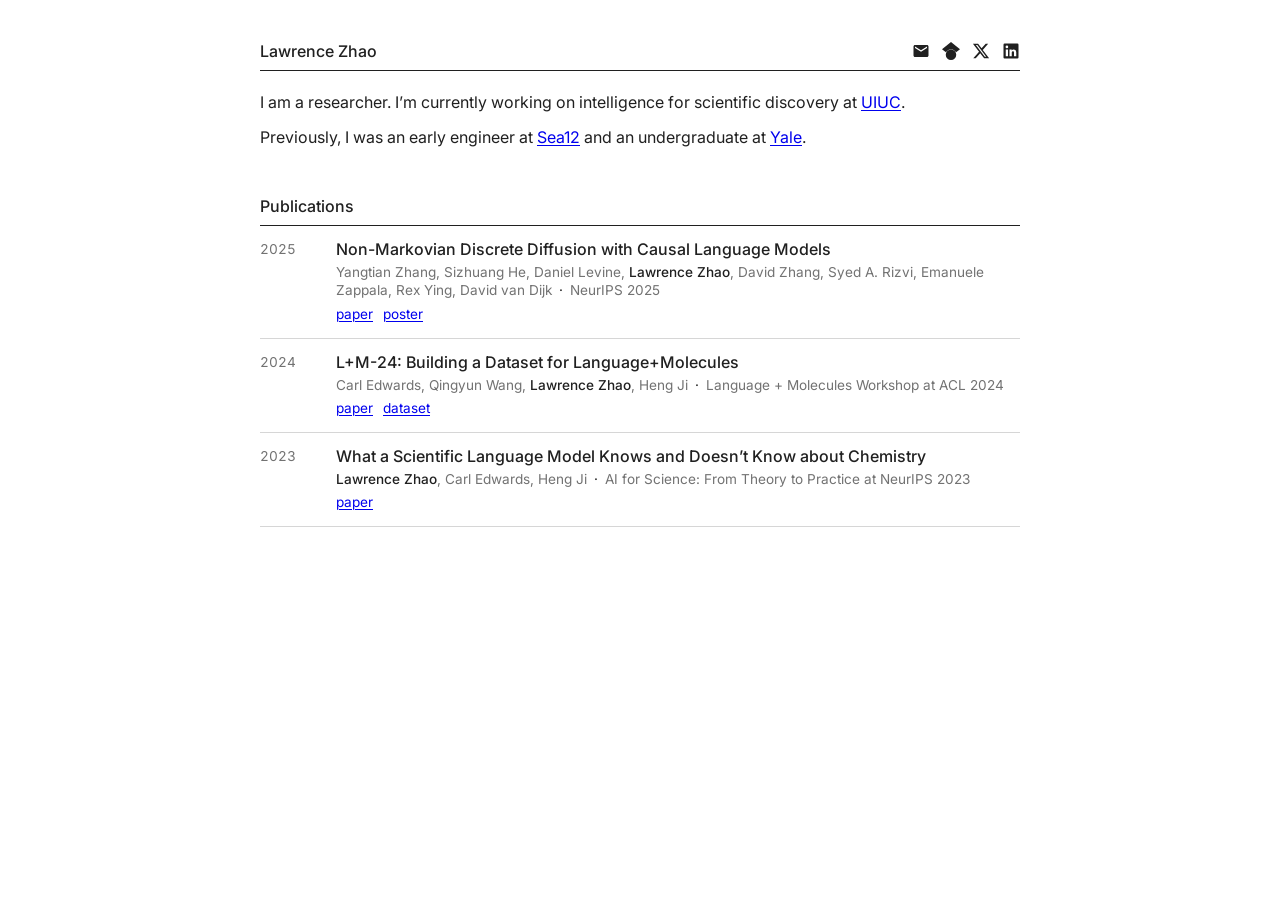
<file: index.html>
<!DOCTYPE html>
<html lang="en">
<head>
  <meta charset="UTF-8">
  <meta name="viewport" content="width=device-width, initial-scale=1.0">
  <title>Lawrence Zhao</title>
  <link rel="preconnect" href="https://fonts.googleapis.com">
  <link rel="preconnect" href="https://fonts.gstatic.com" crossorigin>
  <link rel="stylesheet" href="https://fonts.googleapis.com/css2?family=Inter:wght@400;500&display=swap">
  <link rel="stylesheet" href="styles.css">
</head>
<body>
  <div class="overall-container">
  <div class="container" id="projects">
    <nav id="navbar">
      <h4>Lawrence Zhao</h4>

  <div class="social-links">
    <!-- Email -->
    <a href="mailto:larry.zhao@yale.edu" target="_blank" aria-label="Email">
      <svg xmlns="http://www.w3.org/2000/svg" width="20" height="20" viewBox="0 0 24 24"><path d="M20 4H4c-1.1 0-1.99.9-1.99 2L2 18c0 1.1.9 2 2 2h16c1.1 0 2-.9 2-2V6c0-1.1-.9-2-2-2zm0 4l-8 5-8-5V6l8 5 8-5v2z"></path></svg>
    </a>

    <!-- Google Scholar -->
    <a href="https://scholar.google.com/citations?user=P2fh-wYAAAAJ&hl=en&oi=ao" target="_blank" aria-label="Google Scholar">
      <svg width="20" height="20" viewBox="0 0 24 24"><path d="M5.242 13.769 0 9.5 12 0l12 9.5-5.242 4.269C17.548 11.249 14.978 9.5 12 9.5c-2.977 0-5.548 1.748-6.758 4.269zM12 10a7 7 0 1 0 0 14 7 7 0 0 0 0-14z"></path></svg>
    </a>

    <!-- Twitter/X -->
    <a href="https://x.com/lawrencezhao_" target="_blank" aria-label="X (Twitter)">
      <svg width="20" height="20" viewBox="0 0 24 24"><path d="M18.244 2.25h3.308l-7.227 8.26 8.502 11.24H16.17l-5.214-6.817L4.99 21.75H1.68l7.73-8.835L1.254 2.25H8.08l4.713 6.231zm-1.161 17.52h1.833L7.084 4.126H5.117z"></path></svg>
    </a>

    <!-- LinkedIn -->
    <a href="https://www.linkedin.com/in/lawrencezhao9" aria-label="LinkedIn">
      <svg width="20" height="20" viewBox="0 0 24 24"><path d="M20.5 2h-17A1.5 1.5 0 002 3.5v17A1.5 1.5 0 003.5 22h17a1.5 1.5 0 001.5-1.5v-17A1.5 1.5 0 0020.5 2zM8 19H5v-9h3zM6.5 8.25A1.75 1.75 0 118.3 6.5a1.78 1.78 0 01-1.8 1.75zM19 19h-3v-4.74c0-1.42-.6-1.93-1.38-1.93A1.74 1.74 0 0013 14.19a.66.66 0 000 .14V19h-3v-9h2.9v1.3a3.11 3.11 0 012.7-1.4c1.55 0 3.36.86 3.36 3.66z"></path></svg>
    </a>
  </div>
    </nav>

    <section class="intro">
      <p>I am a researcher. I&rsquo;m currently working on intelligence for scientific discovery <span class="keep-together">at <a href="https://blender.cs.illinois.edu/">UIUC</a>.</span></p>
      <p>Previously, I was an early engineer at <a href="https://www.sea12.co/">Sea12</a> and an undergraduate at <a href="https://www.yale.edu/">Yale</a>.</p>
    </section>

    <section class="paper-page" aria-labelledby="selected-papers">
      <h4 id="selected-papers">Publications</h4>

      <ol class="publication-list">
        <li class="publication">
          <time datetime="2025">2025</time>
          <div>
            <h3><a href="https://arxiv.org/abs/2502.09767">Non-Markovian Discrete Diffusion with Causal Language Models</a></h3>
            <p class="publication-authors">Yangtian Zhang, Sizhuang He, Daniel Levine, <strong>Lawrence Zhao</strong>, David Zhang, Syed A. Rizvi, Emanuele Zappala, Rex Ying, David van Dijk <span class="publication-separator">&middot;</span> NeurIPS 2025</p>
            <p class="publication-links"><a href="https://arxiv.org/abs/2502.09767">paper</a><a href="https://sizhuang.org/assets/posters/CaDDi_NeurIPS_poster.pdf">poster</a></p>
          </div>
        </li>

        <li class="publication">
          <time datetime="2024">2024</time>
          <div>
            <h3><a href="https://aclanthology.org/2024.langmol-1.1.pdf">L+M-24: Building a Dataset for Language+Molecules</a></h3>
            <p class="publication-authors">Carl Edwards, Qingyun Wang, <strong>Lawrence Zhao</strong>, Heng Ji <span class="publication-separator">&middot;</span> Language + Molecules Workshop at ACL 2024</p>
            <p class="publication-links"><a href="https://aclanthology.org/2024.langmol-1.1.pdf">paper</a><a href="https://huggingface.co/datasets/language-plus-molecules/LPM-24_train">dataset</a></p>
          </div>
        </li>

        <li class="publication">
          <time datetime="2023">2023</time>
          <div>
            <h3><a href="https://openreview.net/pdf?id=hSmn7BQZ2v">What a Scientific Language Model Knows and Doesn&rsquo;t Know about Chemistry</a></h3>
            <p class="publication-authors"><strong>Lawrence Zhao</strong>, Carl Edwards, Heng Ji <span class="publication-separator">&middot;</span> AI for Science: From Theory to Practice at NeurIPS 2023</p>
            <p class="publication-links"><a href="https://openreview.net/pdf?id=hSmn7BQZ2v">paper</a></p>
          </div>
        </li>
      </ol>
    </section>
  </div>
  </div>

</body>
</html>
</file>
<file: styles.css>
:root { --ink: #202020; --muted: #727272; --rule: #d6d6d6; --link: #0000ee; }
* { box-sizing: border-box; }
body {
    margin: 0;
    padding: 40px 24px 48px;
    color: var(--ink);
    background: #fff;
    font-family: "Inter", "Helvetica Neue", Arial, sans-serif;
    font-size: 16px;
    line-height: 1.4;
}
a {
    color: var(--link);
    text-decoration: underline;
    text-decoration-thickness: 1px;
    text-underline-offset: 2px;
    transition: color 140ms ease, text-decoration-thickness 140ms ease;
}
a:hover { color: #0000aa; }
.overall-container {
    width: min(67%, 760px);
    margin: 0 auto;
}
#navbar {
    display: flex;
    align-items: center;
    justify-content: space-between;
    gap: 20px;
    padding-bottom: 8px;
    border-bottom: 1px solid var(--ink);
}
#navbar h4, .paper-page h4 { margin: 0; font-size: 1rem; font-weight: 500; }
.social-links { display: flex; align-items: center; gap: 12px; }
.social-links a { display: flex; color: var(--ink); text-decoration: none; transition: color 140ms ease, transform 140ms ease; }
.social-links a:hover { color: var(--link); transform: translateY(-1px); }
.social-links svg { width: 18px; height: 18px; fill: currentColor; }
.intro { margin: 20px 0 46px; }
.intro p { margin: 0 0 12px; font-size: 1rem; line-height: 1.42; letter-spacing: 0; }
.keep-together { white-space: nowrap; }
.intro p:last-child { margin-bottom: 0; }
.paper-page h4 { padding-bottom: 8px; border-bottom: 1px solid var(--ink); }
.publication-list { list-style: none; margin: 0; padding: 0; }
.publication {
    display: grid;
    grid-template-columns: 58px minmax(0, 1fr);
    gap: 18px;
    padding: 13px 0 14px;
    border-bottom: 1px solid var(--rule);
}
.publication time { color: var(--muted); font-size: 0.85rem; line-height: 1.55; font-variant-numeric: tabular-nums; }
.publication h3 { margin: 0 0 3px; font-size: 1rem; font-weight: 500; line-height: 1.3; }
.publication h3 a { color: var(--ink); text-decoration: none; }
.publication h3 a:hover { color: var(--link); }
.publication-authors { margin: 0; color: var(--muted); font-size: 0.85rem; line-height: 1.35; }
.publication-authors strong { color: var(--ink); font-weight: 500; }
.publication-separator { margin: 0 3px; color: var(--ink); }
.publication-links { display: flex; gap: 10px; margin: 5px 0 0; font-size: 0.85rem; }
@media (max-width: 600px) {
    body { padding: 28px 18px 32px; font-size: 15px; }
    .overall-container { width: 100%; }
    .intro { margin: 22px 0 32px; }
    .publication { grid-template-columns: 42px minmax(0, 1fr); gap: 8px; }
}
</file>
